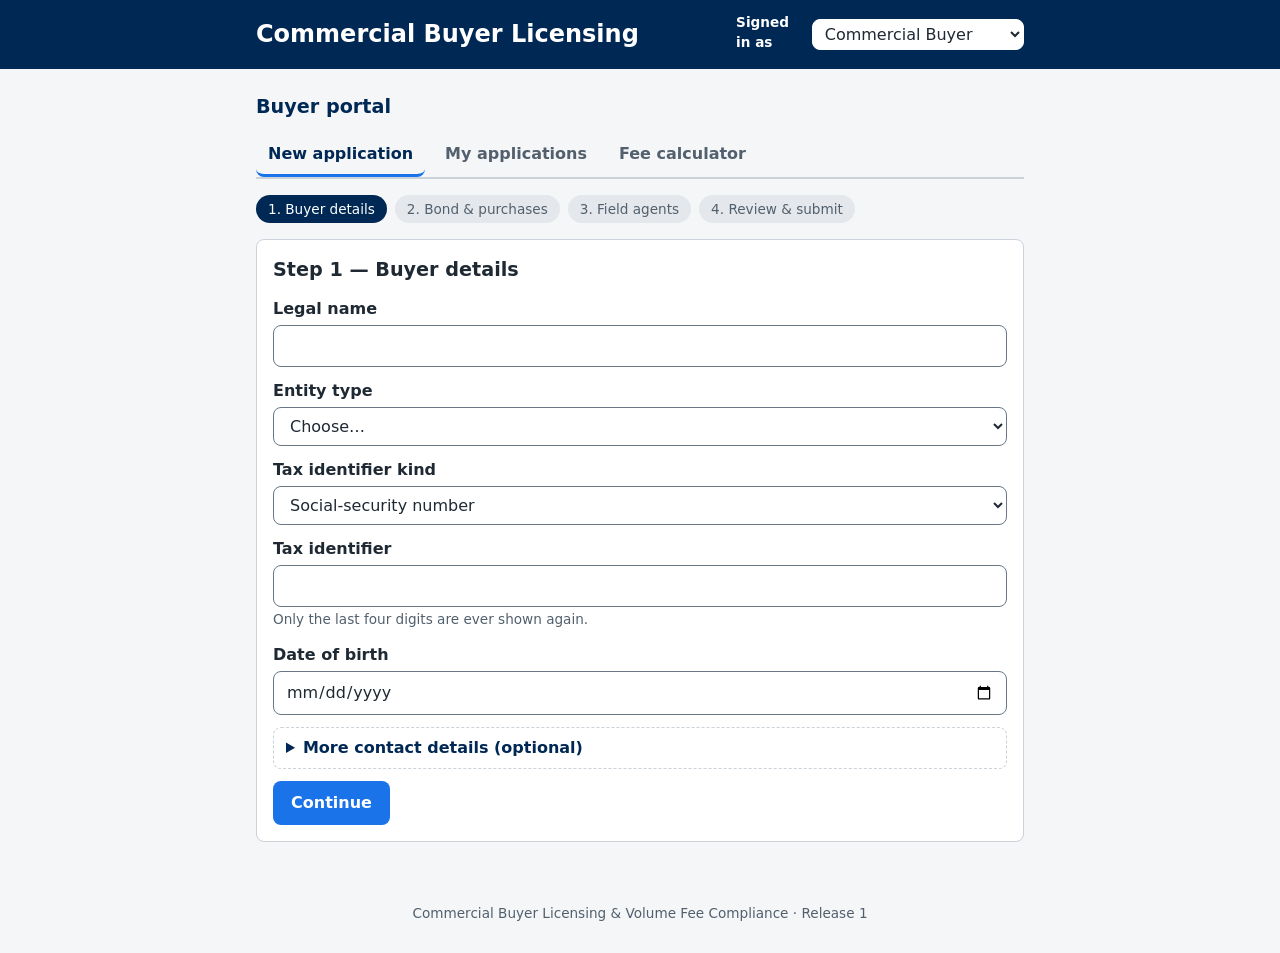
<file: examples/legacy_ms_access_licensing_app/expected_artifacts/src/ui/index.html>
<!DOCTYPE html>
<html lang="en">
<head>
  <meta charset="utf-8">
  <meta name="viewport" content="width=device-width, initial-scale=1">
  <title>Commercial Buyer Licensing</title>
  <link rel="stylesheet" href="styles.css">
  <style>/* layout contract (UX guardrail 5): single column, main container between 720 px and 840 px */ main { max-width: 800px; margin: 0 auto; }</style>
</head>
<body data-design-references="ux-guardrails-default; shared_services/ui_style_guide_enterprise.md">
  <a class="skip-link" href="#main" data-testid="skip-link">Skip to main content</a>
  <header class="app-header">
    <div class="app-header-inner">
      <h1>Commercial Buyer Licensing</h1>
      <div class="role-box">
        <label for="role-switcher">Signed in as</label>
        <select id="role-switcher" data-testid="role-switcher">
          <option value="Commercial Buyer">Commercial Buyer</option>
          <option value="Licensing Staff">Licensing Staff</option>
        </select>
      </div>
    </div>
  </header>

  <main id="main" tabindex="-1">
    <!-- ============================ Commercial Buyer portal ============================ -->
    <section class="view" data-view="buyer" data-testid="view-buyer">
      <h2 class="view-title" tabindex="-1" data-testid="buyer-view-title">Buyer portal</h2>
      <nav aria-label="Buyer tasks">
        <div role="tablist" aria-label="Buyer tasks" class="tabs" data-testid="buyer-tabs">
          <button type="button" role="tab" aria-selected="true" aria-controls="panel-new-application" id="tab-new-application" data-tab="new-application" data-testid="tab-new-application">New application</button>
          <button type="button" role="tab" aria-selected="false" aria-controls="panel-my-applications" id="tab-my-applications" data-tab="my-applications" data-testid="tab-my-applications">My applications</button>
          <button type="button" role="tab" aria-selected="false" aria-controls="panel-fee-calculator" id="tab-fee-calculator" data-tab="fee-calculator" data-testid="tab-fee-calculator">Fee calculator</button>
        </div>
      </nav>
      <div class="banner" role="alert" id="buyer-banner" data-testid="banner" hidden></div>

      <!-- New application -->
      <div role="tabpanel" id="panel-new-application" aria-labelledby="tab-new-application" data-panel="new-application" data-testid="panel-new-application">
        <div class="card current-app" data-testid="current-application-card" hidden>
          <div><span class="caption">Application number</span><strong data-testid="application-number"></strong></div>
          <div><span class="caption">Status</span><span class="status-badge" role="status" aria-live="polite" data-testid="application-status"></span></div>
        </div>
        <ol class="stepper" data-testid="stepper" aria-label="Application steps">
          <li data-step-chip="1" class="active">1. Buyer details</li>
          <li data-step-chip="2">2. Bond &amp; purchases</li>
          <li data-step-chip="3">3. Field agents</li>
          <li data-step-chip="4">4. Review &amp; submit</li>
        </ol>

        <form class="card" data-step="1" data-testid="step-1" novalidate>
          <h3>Step 1 — Buyer details</h3>
          <div class="field"><label for="buyer-legal-name">Legal name</label><input id="buyer-legal-name" data-testid="buyer-legal-name" autocomplete="organization" maxlength="200"></div>
          <div class="field"><label for="buyer-entity-type">Entity type</label>
            <select id="buyer-entity-type" data-testid="buyer-entity-type">
              <option value="">Choose…</option>
              <option value="INDIVIDUAL">Individual / sole proprietor</option>
              <option value="LLC">Limited liability company</option>
              <option value="CORPORATION">Corporation</option>
              <option value="PARTNERSHIP">Partnership</option>
              <option value="OTHER">Other</option>
            </select></div>
          <div class="field"><label for="buyer-tax-id-kind">Tax identifier kind</label>
            <select id="buyer-tax-id-kind" data-testid="buyer-tax-id-kind">
              <option value="SSN">Social-security number</option>
              <option value="FEIN">Employer identification number</option>
            </select></div>
          <div class="field"><label for="buyer-tax-id">Tax identifier</label><input id="buyer-tax-id" data-testid="buyer-tax-id" inputmode="numeric" autocomplete="off" maxlength="11"><span class="hint" id="buyer-tax-id-hint">Only the last four digits are ever shown again.</span></div>
          <div class="field"><label for="buyer-date-of-birth">Date of birth</label><input id="buyer-date-of-birth" data-testid="buyer-date-of-birth" type="date"></div>
          <details data-testid="more-contact-details">
            <summary>More contact details (optional)</summary>
            <div class="field"><label for="buyer-business-name">Business name</label><input id="buyer-business-name" data-testid="buyer-business-name" maxlength="200"></div>
            <div class="field"><label for="buyer-email">E-mail</label><input id="buyer-email" data-testid="buyer-email" type="email"></div>
            <div class="field"><label for="buyer-phone">Phone</label><input id="buyer-phone" data-testid="buyer-phone" type="tel"></div>
            <div class="field"><label for="buyer-city">City</label><input id="buyer-city" data-testid="buyer-city"></div>
            <div class="field"><label for="buyer-state">State</label><input id="buyer-state" data-testid="buyer-state" maxlength="2" value="IL"></div>
          </details>
          <p class="notice" role="status" aria-live="polite" data-testid="duplicate-notice" hidden></p>
          <div class="actions"><button type="submit" class="btn-primary" data-action="step1-continue" data-testid="step1-continue-btn">Continue</button></div>
        </form>

        <form class="card" data-step="2" data-testid="step-2" novalidate hidden>
          <h3>Step 2 — Surety bond &amp; prior-year purchases</h3>
          <div class="field"><label for="license-year">Licence year</label>
            <select id="license-year" data-testid="license-year"><option value="2026" selected>2026</option><option value="2027">2027</option></select></div>
          <div class="field"><label for="prior-year-purchases">Prior-year payments to commercial suppliers (dollars)</label><input id="prior-year-purchases" data-testid="prior-year-purchases" inputmode="decimal" placeholder="for example 25000.00"></div>
          <p class="calc" role="status" aria-live="polite" data-testid="required-bond-region"><span>Required bond:</span> <strong data-testid="required-bond">$1,000.00</strong></p>
          <div class="field"><label for="bond-amount">Surety bond amount (dollars)</label><input id="bond-amount" data-testid="bond-amount" inputmode="decimal"></div>
          <p class="calc" role="status" aria-live="polite" data-testid="bond-check">Enter the bond amount to check it against the required bond.</p>
          <div class="field"><label for="bond-surety-name">Surety company</label><input id="bond-surety-name" data-testid="bond-surety-name" maxlength="200"></div>
          <div class="field"><label for="bond-number">Bond number</label><input id="bond-number" data-testid="bond-number" maxlength="100"></div>
          <details><summary>Bond expiry (optional)</summary>
            <div class="field"><label for="bond-expiry">Bond expiry date</label><input id="bond-expiry" data-testid="bond-expiry" type="date"></div>
          </details>
          <div class="actions">
            <button type="button" class="btn-secondary" data-action="step-back" data-to="1" data-testid="step2-back-btn">Back</button>
            <button type="submit" class="btn-primary" data-action="save-draft" data-testid="save-draft-btn">Save draft and continue</button>
          </div>
        </form>

        <form class="card" data-step="3" data-testid="step-3" novalidate hidden>
          <h3>Step 3 — Field agents</h3>
          <p class="caption">You are listed as the owner agent automatically. Add the people who execute commercial purchases on your behalf.</p>
          <ul class="roster" data-testid="agent-roster" aria-label="Agent roster"></ul>
          <p class="notice" role="status" aria-live="polite" data-testid="agent-notice" hidden></p>
          <fieldset class="inline-form">
            <legend>Add an agent</legend>
            <div class="field"><label for="agent-first-name">First name</label><input id="agent-first-name" data-testid="agent-first-name" maxlength="100"></div>
            <div class="field"><label for="agent-last-name">Last name</label><input id="agent-last-name" data-testid="agent-last-name" maxlength="100"></div>
            <div class="field"><label for="agent-date-of-birth">Date of birth</label><input id="agent-date-of-birth" data-testid="agent-date-of-birth" type="date"></div>
            <button type="button" class="btn-secondary" data-action="add-agent" data-testid="add-agent-btn">Add agent</button>
          </fieldset>
          <div class="actions">
            <button type="button" class="btn-secondary" data-action="step-back" data-to="2" data-testid="step3-back-btn">Back</button>
            <button type="submit" class="btn-primary" data-action="step3-continue" data-testid="step3-continue-btn">Continue</button>
          </div>
        </form>

        <form class="card" data-step="4" data-testid="step-4" novalidate hidden>
          <h3>Step 4 — Review &amp; submit</h3>
          <dl class="summary" data-testid="review-summary"></dl>
          <div class="actions">
            <button type="button" class="btn-secondary" data-action="step-back" data-to="3" data-testid="step4-back-btn">Back</button>
            <button type="submit" class="btn-primary" data-action="submit-application" data-testid="submit-application-btn">Submit application</button>
          </div>
        </form>
      </div>

      <!-- My applications -->
      <div role="tabpanel" id="panel-my-applications" aria-labelledby="tab-my-applications" data-panel="my-applications" data-testid="panel-my-applications" hidden>
        <form class="card" data-testid="lookup-form" novalidate>
          <h3>Find an application</h3>
          <div class="field"><label for="lookup-application-number">Application number</label><input id="lookup-application-number" data-testid="lookup-application-number" placeholder="for example APP-2026-000004"></div>
          <div class="actions"><button type="submit" class="btn-secondary" data-action="lookup" data-testid="lookup-btn">Open application</button></div>
        </form>
        <section class="card" aria-labelledby="my-apps-heading">
          <h3 id="my-apps-heading">Applications started on this device</h3>
          <p class="empty" data-testid="my-applications-empty">You have not started an application on this device yet.</p>
          <ul class="list" data-testid="my-applications-list"></ul>
        </section>
        <section class="card" data-testid="my-app-detail" aria-labelledby="my-app-heading" hidden>
          <h3 id="my-app-heading" tabindex="-1">Application <span data-testid="my-app-number"></span></h3>
          <p><span class="caption">Status</span> <span class="status-badge" role="status" aria-live="polite" data-testid="my-app-status"></span></p>
          <p data-testid="my-app-license-row" hidden><span class="caption">Licence number</span> <strong data-testid="my-app-license-number"></strong></p>
          <p data-testid="my-app-decision-row" hidden><span class="caption">Decision reason</span> <span data-testid="my-app-decision-reason"></span></p>
          <dl class="summary" data-testid="my-app-summary"></dl>
          <div class="actions" data-testid="my-app-actions"></div>
          <h4>Timeline</h4>
          <ol class="timeline" data-testid="status-timeline"></ol>
          <h4>Documents</h4>
          <p class="empty" data-testid="documents-empty">No documents attached yet.</p>
          <ul class="list" data-testid="document-list"></ul>
          <form class="inline-form" data-testid="document-form" novalidate hidden>
            <fieldset><legend>Attach a document</legend>
              <div class="field"><label for="document-name">File name</label><input id="document-name" data-testid="document-name" maxlength="200"></div>
              <div class="field"><label for="document-type">Type</label>
                <select id="document-type" data-testid="document-type"><option value="application/pdf">PDF</option><option value="image/jpeg">JPEG image</option><option value="image/png">PNG image</option></select></div>
              <div class="field"><label for="document-size">Size (bytes)</label><input id="document-size" data-testid="document-size" inputmode="numeric"></div>
              <button type="submit" class="btn-secondary" data-action="add-document" data-testid="add-document-btn">Add document</button>
            </fieldset>
          </form>
          <h4>Quarterly volume-fee reports</h4>
          <p class="empty" data-testid="fee-reports-empty">No quarterly reports recorded yet.</p>
          <ul class="list" data-testid="fee-report-list"></ul>
          <form class="inline-form" data-testid="fee-report-form" novalidate hidden>
            <fieldset><legend>Record a quarterly report</legend>
              <div class="field"><label for="fee-quarter">Quarter</label>
                <select id="fee-quarter" data-testid="fee-quarter"><option>Q1 2026</option><option>Q2 2026</option><option>Q3 2026</option><option>Q4 2026</option></select></div>
              <div class="field"><label for="fee-purchase-total">Total purchase price this quarter (dollars)</label><input id="fee-purchase-total" data-testid="fee-purchase-total" inputmode="decimal"></div>
              <p class="calc" role="status" aria-live="polite"><span>Fee due (4 %):</span> <strong data-testid="fee-due">$0.00</strong></p>
              <button type="submit" class="btn-primary" data-action="record-fee-report" data-testid="record-fee-report-btn">Record report</button>
            </fieldset>
          </form>
        </section>
      </div>

      <!-- Fee calculator -->
      <div role="tabpanel" id="panel-fee-calculator" aria-labelledby="tab-fee-calculator" data-panel="fee-calculator" data-testid="panel-fee-calculator" hidden>
        <form class="card" novalidate>
          <h3>Volume fee calculator</h3>
          <p class="caption">The volume fee is 4 % of the purchase price of licensed commercial purchases, remitted every quarter.</p>
          <div class="field"><label for="calc-purchase-total">Purchase price this quarter (dollars)</label><input id="calc-purchase-total" data-testid="calc-purchase-total" inputmode="decimal"></div>
          <p class="calc" role="status" aria-live="polite"><span>Fee due:</span> <strong data-testid="calc-fee-due">$0.00</strong></p>
        </form>
      </div>
    </section>

    <!-- ============================ Licensing Staff workspace ============================ -->
    <section class="view" data-view="staff" data-testid="view-staff" hidden>
      <h2 class="view-title" tabindex="-1" data-testid="staff-view-title">Licensing workspace</h2>
      <nav aria-label="Staff tasks">
        <div role="tablist" aria-label="Staff tasks" class="tabs" data-testid="staff-tabs">
          <button type="button" role="tab" aria-selected="true" aria-controls="panel-review-queue" id="tab-review-queue" data-tab="review-queue" data-testid="tab-review-queue">Review queue</button>
          <button type="button" role="tab" aria-selected="false" aria-controls="panel-buyers" id="tab-buyers" data-tab="buyers" data-testid="tab-buyers">Buyers</button>
          <button type="button" role="tab" aria-selected="false" aria-controls="panel-agents" id="tab-agents" data-tab="agents" data-testid="tab-agents">Agents</button>
        </div>
      </nav>
      <div class="banner" role="alert" id="staff-banner" data-testid="banner" hidden></div>

      <div role="tabpanel" id="panel-review-queue" aria-labelledby="tab-review-queue" data-panel="review-queue" data-testid="panel-review-queue">
        <section class="card" data-testid="queue-section">
          <h3>Applications</h3>
          <div class="field inline"><label for="queue-status-filter">Show</label>
            <select id="queue-status-filter" data-testid="queue-status-filter">
              <option value="SUBMITTED" selected>Submitted — awaiting review</option>
              <option value="DRAFT">Draft — not yet submitted</option>
              <option value="ISSUED">Licence issued</option>
              <option value="REJECTED">Rejected</option>
              <option value="">All statuses</option>
            </select></div>
          <p class="empty" data-testid="queue-empty" hidden>No applications match this filter.</p>
          <table class="queue" data-testid="queue-table">
            <thead><tr><th scope="col">Application</th><th scope="col">Buyer</th><th scope="col">Year</th><th scope="col">Status</th><th scope="col">Bond check</th><th scope="col">Submitted</th><th scope="col"><span class="sr-only">Open</span></th></tr></thead>
            <tbody data-testid="queue-body"></tbody>
          </table>
        </section>
        <section class="card" data-testid="review-panel" aria-labelledby="review-heading" hidden>
          <button type="button" class="btn-text" data-action="back-to-queue" data-testid="back-to-queue-btn">‹ Back to queue</button>
          <h3 id="review-heading" tabindex="-1">Application <span data-testid="review-application-number"></span></h3>
          <p><span class="caption">Status</span> <span class="status-badge" role="status" aria-live="polite" data-testid="review-status"></span></p>
          <p data-testid="review-license-row" hidden><span class="caption">Licence number</span> <strong data-testid="review-license-number"></strong></p>
          <p data-testid="review-decision-row" hidden><span class="caption">Decision reason</span> <span data-testid="review-decision-reason"></span></p>
          <h4>Buyer</h4>
          <dl class="summary">
            <dt>Legal name</dt><dd data-testid="review-buyer-name"></dd>
            <dt>Entity type</dt><dd data-testid="review-entity-type"></dd>
            <dt>Tax identifier</dt><dd data-testid="review-tax-id"></dd>
            <dt>Date of birth</dt><dd data-testid="review-date-of-birth"></dd>
            <dt>Buyer standing</dt><dd data-testid="review-buyer-standing"></dd>
          </dl>
          <h4>Surety bond</h4>
          <dl class="summary">
            <dt>Prior-year purchases</dt><dd data-testid="review-prior-purchases"></dd>
            <dt>Required bond</dt><dd data-testid="review-required-bond"></dd>
            <dt>Bond amount</dt><dd data-testid="review-bond-amount"></dd>
            <dt>Bond check</dt><dd data-testid="review-bond-check"></dd>
            <dt>Surety company</dt><dd data-testid="review-surety"></dd>
          </dl>
          <h4>Field agents</h4>
          <ul class="roster" data-testid="agent-roster" aria-label="Agent roster"></ul>
          <p class="notice" role="status" aria-live="polite" data-testid="agent-notice" hidden></p>
          <fieldset class="inline-form" data-testid="review-agent-form">
            <legend>Add an agent</legend>
            <div class="field"><label for="review-agent-first-name">First name</label><input id="review-agent-first-name" data-testid="agent-first-name" maxlength="100"></div>
            <div class="field"><label for="review-agent-last-name">Last name</label><input id="review-agent-last-name" data-testid="agent-last-name" maxlength="100"></div>
            <div class="field"><label for="review-agent-date-of-birth">Date of birth</label><input id="review-agent-date-of-birth" data-testid="agent-date-of-birth" type="date"></div>
            <button type="button" class="btn-secondary" data-action="add-agent" data-testid="add-agent-btn">Add agent</button>
          </fieldset>
          <h4>Documents</h4>
          <p class="empty" data-testid="documents-empty">No documents attached yet.</p>
          <ul class="list" data-testid="document-list"></ul>
          <h4>Quarterly volume-fee reports</h4>
          <p class="empty" data-testid="fee-reports-empty">No quarterly reports recorded yet.</p>
          <ul class="list" data-testid="fee-report-list"></ul>
          <h4>Decision</h4>
          <div data-testid="decision-section" hidden>
            <div class="field"><label for="reject-reason">Reason (required to reject, at least 10 characters)</label><textarea id="reject-reason" data-testid="reject-reason" rows="2" maxlength="500"></textarea></div>
            <div class="actions">
              <button type="button" class="btn-primary" data-action="issue" data-testid="issue-licence-btn">Issue licence</button>
              <button type="button" class="btn-secondary" data-action="reject" data-testid="reject-application-btn">Reject application</button>
            </div>
          </div>
          <div class="actions" data-testid="print-section" hidden>
            <button type="button" class="btn-secondary" data-action="print" data-kind="certificate" data-testid="print-certificate-btn">Print certificate</button>
            <button type="button" class="btn-secondary" data-action="print" data-kind="agent-cards" data-testid="print-agent-cards-btn">Print agent cards</button>
          </div>
          <p class="empty" data-testid="no-decision-note" hidden>No decision is possible from this status.</p>
          <h4>History</h4>
          <ol class="timeline" data-testid="audit-history"></ol>
        </section>
      </div>

      <div role="tabpanel" id="panel-buyers" aria-labelledby="tab-buyers" data-panel="buyers" data-testid="panel-buyers" hidden>
        <form class="card" novalidate>
          <h3>Buyer registry</h3>
          <div class="field"><label for="buyer-search">Search by name, city or e-mail</label><input id="buyer-search" data-testid="buyer-search"></div>
          <div class="actions"><button type="submit" class="btn-secondary" data-action="search-buyers" data-testid="buyer-search-btn">Search buyers</button></div>
          <p class="empty" data-testid="buyer-results-empty" hidden>No buyers match that search.</p>
          <ul class="list results" data-testid="buyer-results"></ul>
        </form>
      </div>

      <div role="tabpanel" id="panel-agents" aria-labelledby="tab-agents" data-panel="agents" data-testid="panel-agents" hidden>
        <form class="card" novalidate>
          <h3>Agent registry</h3>
          <div class="field"><label for="agent-search">Search by name or date of birth</label><input id="agent-search" data-testid="agent-search"></div>
          <div class="actions"><button type="submit" class="btn-secondary" data-action="search-agents" data-testid="agent-search-btn">Search agents</button></div>
          <p class="empty" data-testid="agent-results-empty" hidden>No agents match that search.</p>
          <ul class="list results" data-testid="agent-results"></ul>
        </form>
      </div>
    </section>
  </main>
  <footer class="app-footer"><p>Commercial Buyer Licensing &amp; Volume Fee Compliance · Release 1</p></footer>
  <script src="app.js"></script>
</body>
</html>
</file>
<file: examples/legacy_ms_access_licensing_app/expected_artifacts/src/ui/styles.css>
/* Commercial Buyer Licensing — design tokens: Enterprise UX Simplicity Guardrail defaults + shared style-guide colours */
:root {
  --color-brand: #002855;
  --color-action: #1A73E8;
  --color-success: #1E8E3E;
  --color-warning: #F9AB00;
  --color-error: #D93025;
  --color-text: #1f2933;
  --color-muted: #52606d;
  --color-surface: #ffffff;
  --color-page: #f4f6f8;
  --color-line: #cbd2d9;
  --space-1: 4px; --space-2: 8px; --space-3: 12px; --space-4: 16px; --space-5: 24px;
  --radius: 8px;
}
* { box-sizing: border-box; }
html { font-family: system-ui, -apple-system, "Segoe UI", Roboto, sans-serif; font-size: 16px; color: var(--color-text); }
body { margin: 0; background: var(--color-page); line-height: 1.5; }
.skip-link { position: absolute; left: -999px; top: 0; background: var(--color-brand); color: #fff; padding: var(--space-2) var(--space-3); z-index: 10; }
.skip-link:focus { left: var(--space-2); top: var(--space-2); }
.app-header { background: var(--color-brand); color: #fff; }
.app-header-inner { max-width: 800px; margin: 0 auto; padding: var(--space-3) var(--space-4); display: flex; justify-content: space-between; align-items: center; gap: var(--space-4); flex-wrap: wrap; }
.app-header h1 { font-size: 1.5rem; margin: 0; font-weight: 700; }
.role-box { display: flex; align-items: center; gap: var(--space-2); }
.role-box label { font-size: 0.85rem; }
.role-box select { padding: var(--space-1) var(--space-2); border-radius: var(--radius); border: 1px solid #fff; background: #fff; color: var(--color-text); }
main { padding: var(--space-4); }
main:focus { outline: none; }
.view-title { font-size: 1.2rem; margin: var(--space-2) 0 var(--space-3); color: var(--color-brand); }
.view-title:focus { outline: none; }
.tabs { display: flex; gap: var(--space-2); border-bottom: 2px solid var(--color-line); margin-bottom: var(--space-4); }
[role="tab"] { background: transparent; border: 0; border-bottom: 3px solid transparent; padding: var(--space-2) var(--space-3); font: inherit; font-weight: 600; color: var(--color-muted); cursor: pointer; }
[role="tab"][aria-selected="true"] { color: var(--color-brand); border-bottom-color: var(--color-action); }
.card { background: var(--color-surface); border: 1px solid var(--color-line); border-radius: var(--radius); padding: var(--space-4); margin-bottom: var(--space-4); }
.card h3 { margin: 0 0 var(--space-3); font-size: 1.2rem; }
.card h4 { margin: var(--space-4) 0 var(--space-2); font-size: 1rem; }
.caption, .hint, .empty { color: var(--color-muted); font-size: 0.85rem; }
.caption { display: inline-block; margin-right: var(--space-2); }
.field { margin-bottom: var(--space-3); }
.field.inline { display: flex; align-items: center; gap: var(--space-2); }
.field.inline label { margin: 0; }
label { display: block; font-weight: 600; margin-bottom: var(--space-1); }
input, select, textarea { width: 100%; padding: var(--space-2) var(--space-3); border: 1px solid #6b7785; border-radius: var(--radius); font: inherit; color: var(--color-text); background: #fff; }
.field.inline select { width: auto; }
input[aria-invalid="true"], textarea[aria-invalid="true"] { border-color: var(--color-error); border-width: 2px; }
details { border: 1px dashed var(--color-line); border-radius: var(--radius); padding: var(--space-2) var(--space-3); margin-bottom: var(--space-3); }
summary { cursor: pointer; font-weight: 600; color: var(--color-brand); }
.actions { display: flex; gap: var(--space-2); flex-wrap: wrap; margin-top: var(--space-3); }
button { font: inherit; border-radius: var(--radius); padding: var(--space-2) var(--space-4); cursor: pointer; border: 2px solid transparent; }
.btn-primary { background: var(--color-action); color: #fff; font-weight: 700; }
.btn-secondary { background: #fff; color: var(--color-brand); border-color: var(--color-brand); font-weight: 600; }
.btn-text { background: transparent; color: var(--color-action); padding-left: 0; font-weight: 600; }
.btn-small { padding: var(--space-1) var(--space-2); font-size: 0.85rem; }
button:disabled { opacity: 0.55; cursor: not-allowed; }
:focus-visible { outline: 3px solid var(--color-action); outline-offset: 2px; }
.banner { border-left: 6px solid var(--color-error); background: #fdecea; color: #5f1410; padding: var(--space-3) var(--space-4); border-radius: var(--radius); margin-bottom: var(--space-4); font-weight: 600; }
.banner.success { border-left-color: var(--color-success); background: #e6f4ea; color: #0b4a1f; }
.banner.info { border-left-color: var(--color-action); background: #e8f0fe; color: #0b3a7a; }
.banner:focus { outline: 3px solid var(--color-action); }
.notice { background: #fff8e1; border-left: 6px solid var(--color-warning); padding: var(--space-2) var(--space-3); border-radius: var(--radius); }
.calc { margin: calc(-1 * var(--space-2)) 0 var(--space-3); font-size: 0.95rem; }
.status-badge { display: inline-block; padding: 2px var(--space-3); border-radius: 999px; font-weight: 700; font-size: 0.9rem; background: #e8f0fe; color: var(--color-brand); border: 1px solid var(--color-brand); }
.status-badge[data-status="ISSUED"] { background: #e6f4ea; color: #0b4a1f; border-color: var(--color-success); }
.status-badge[data-status="REJECTED"] { background: #fdecea; color: #5f1410; border-color: var(--color-error); }
.status-badge[data-status="SUBMITTED"] { background: #fff8e1; color: #5c3d00; border-color: var(--color-warning); }
.stepper { list-style: none; padding: 0; margin: 0 0 var(--space-4); display: flex; gap: var(--space-2); flex-wrap: wrap; font-size: 0.85rem; }
.stepper li { padding: var(--space-1) var(--space-3); border-radius: 999px; background: #e4e7eb; color: var(--color-muted); }
.stepper li.active { background: var(--color-brand); color: #fff; }
.stepper li.done { background: #e6f4ea; color: #0b4a1f; }
.current-app { display: flex; gap: var(--space-5); align-items: center; }
.current-app .caption { display: block; }
.roster, .list, .timeline { list-style: none; padding: 0; margin: 0 0 var(--space-3); }
.roster li, .list li { display: flex; justify-content: space-between; align-items: center; gap: var(--space-3); padding: var(--space-2) 0; border-bottom: 1px solid #e4e7eb; }
.timeline li { padding: var(--space-2) 0 var(--space-2) var(--space-4); border-left: 3px solid var(--color-line); }
.timeline li strong { display: block; }
.tag { font-size: 0.8rem; font-weight: 700; padding: 1px var(--space-2); border-radius: 999px; background: #e4e7eb; color: var(--color-text); }
.tag.owner { background: #e8f0fe; color: var(--color-brand); }
.tag.suspended { background: #fdecea; color: #5f1410; }
.tag.active { background: #e6f4ea; color: #0b4a1f; }
.tag.printed { background: #e6f4ea; color: #0b4a1f; }
.inline-form { border: 1px solid var(--color-line); border-radius: var(--radius); padding: var(--space-3); margin: 0 0 var(--space-3); }
.inline-form legend { font-weight: 700; padding: 0 var(--space-1); }
.summary { display: grid; grid-template-columns: max-content 1fr; gap: var(--space-1) var(--space-4); margin: 0 0 var(--space-3); }
.summary dt { color: var(--color-muted); }
.summary dd { margin: 0; }
.queue { width: 100%; border-collapse: collapse; font-size: 0.95rem; }
.queue th, .queue td { text-align: left; padding: var(--space-2); border-bottom: 1px solid #e4e7eb; vertical-align: top; }
.queue th { color: var(--color-muted); font-weight: 600; }
.sr-only { position: absolute; width: 1px; height: 1px; overflow: hidden; clip: rect(0 0 0 0); white-space: nowrap; }
.app-footer { text-align: center; color: var(--color-muted); font-size: 0.85rem; padding: var(--space-4); }
[hidden] { display: none !important; }
@media (max-width: 600px) { .summary { grid-template-columns: 1fr; } .current-app { flex-direction: column; align-items: flex-start; } }
</file>
